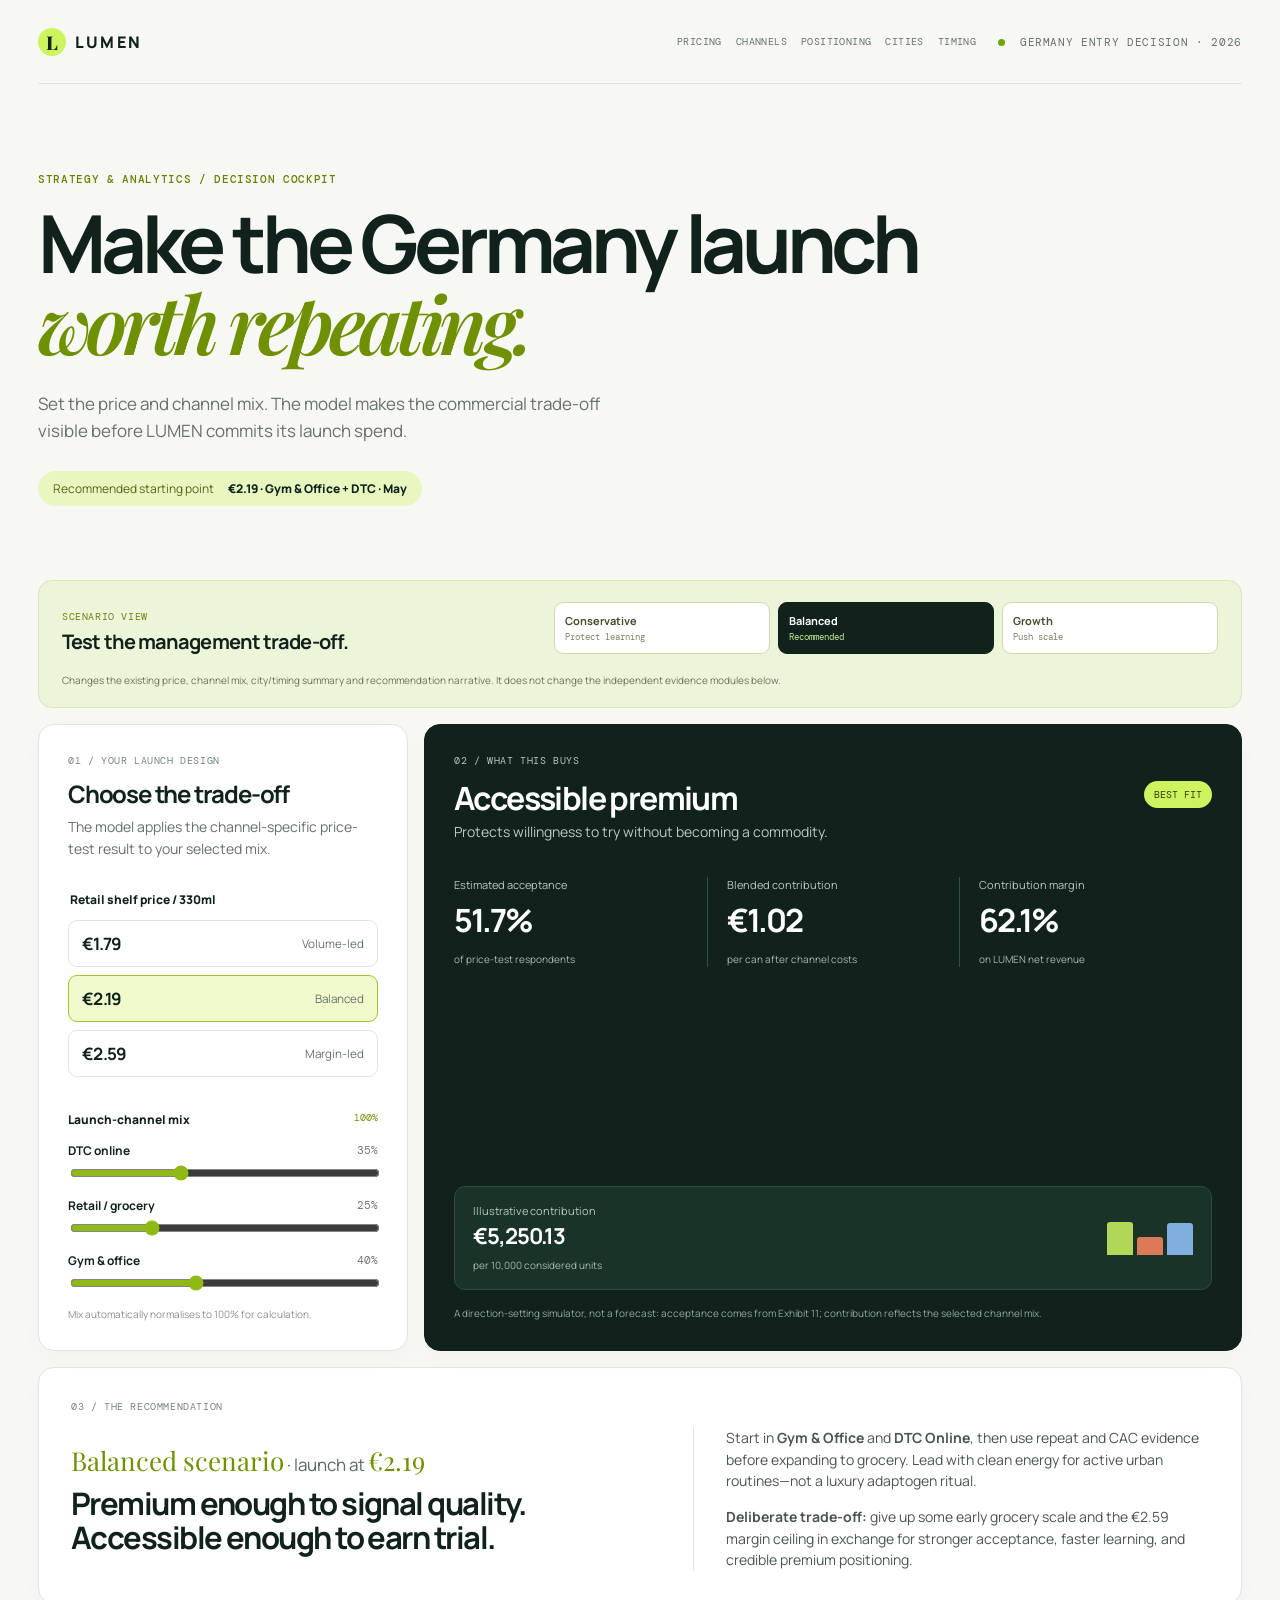
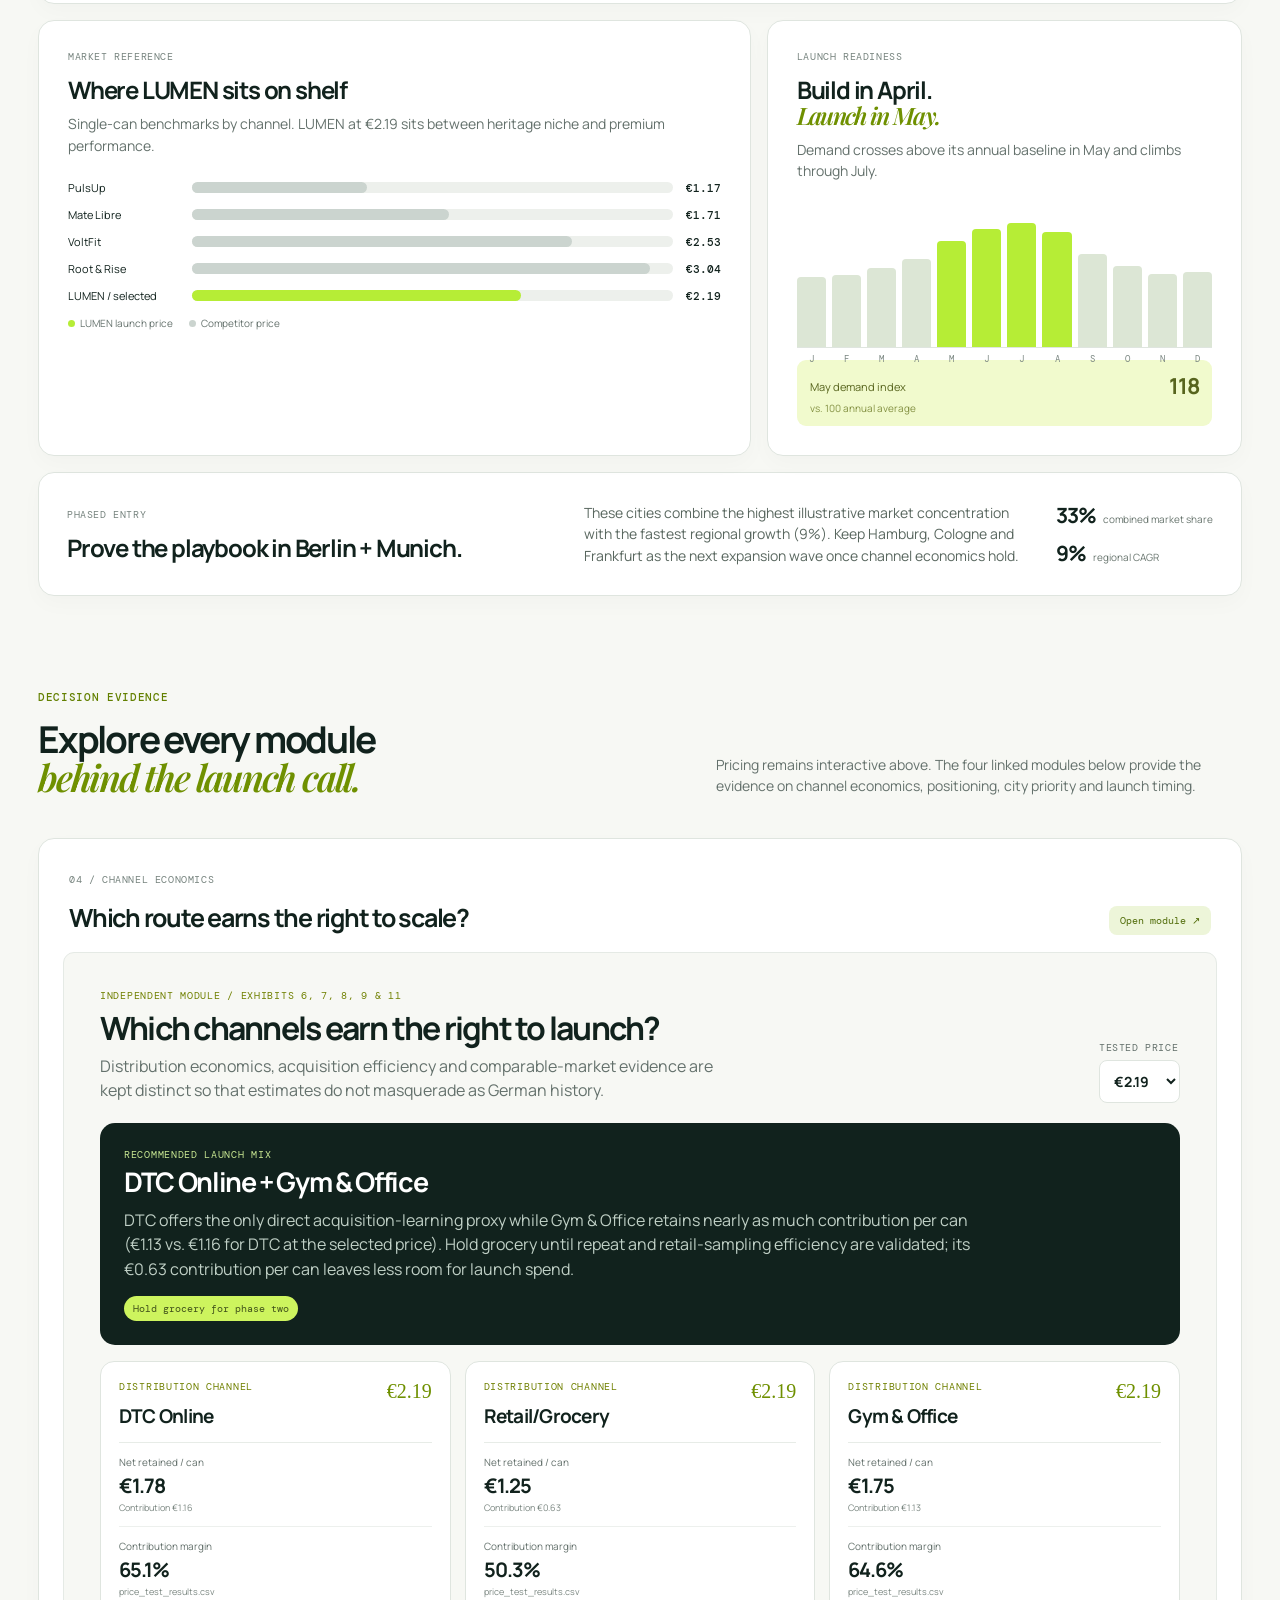
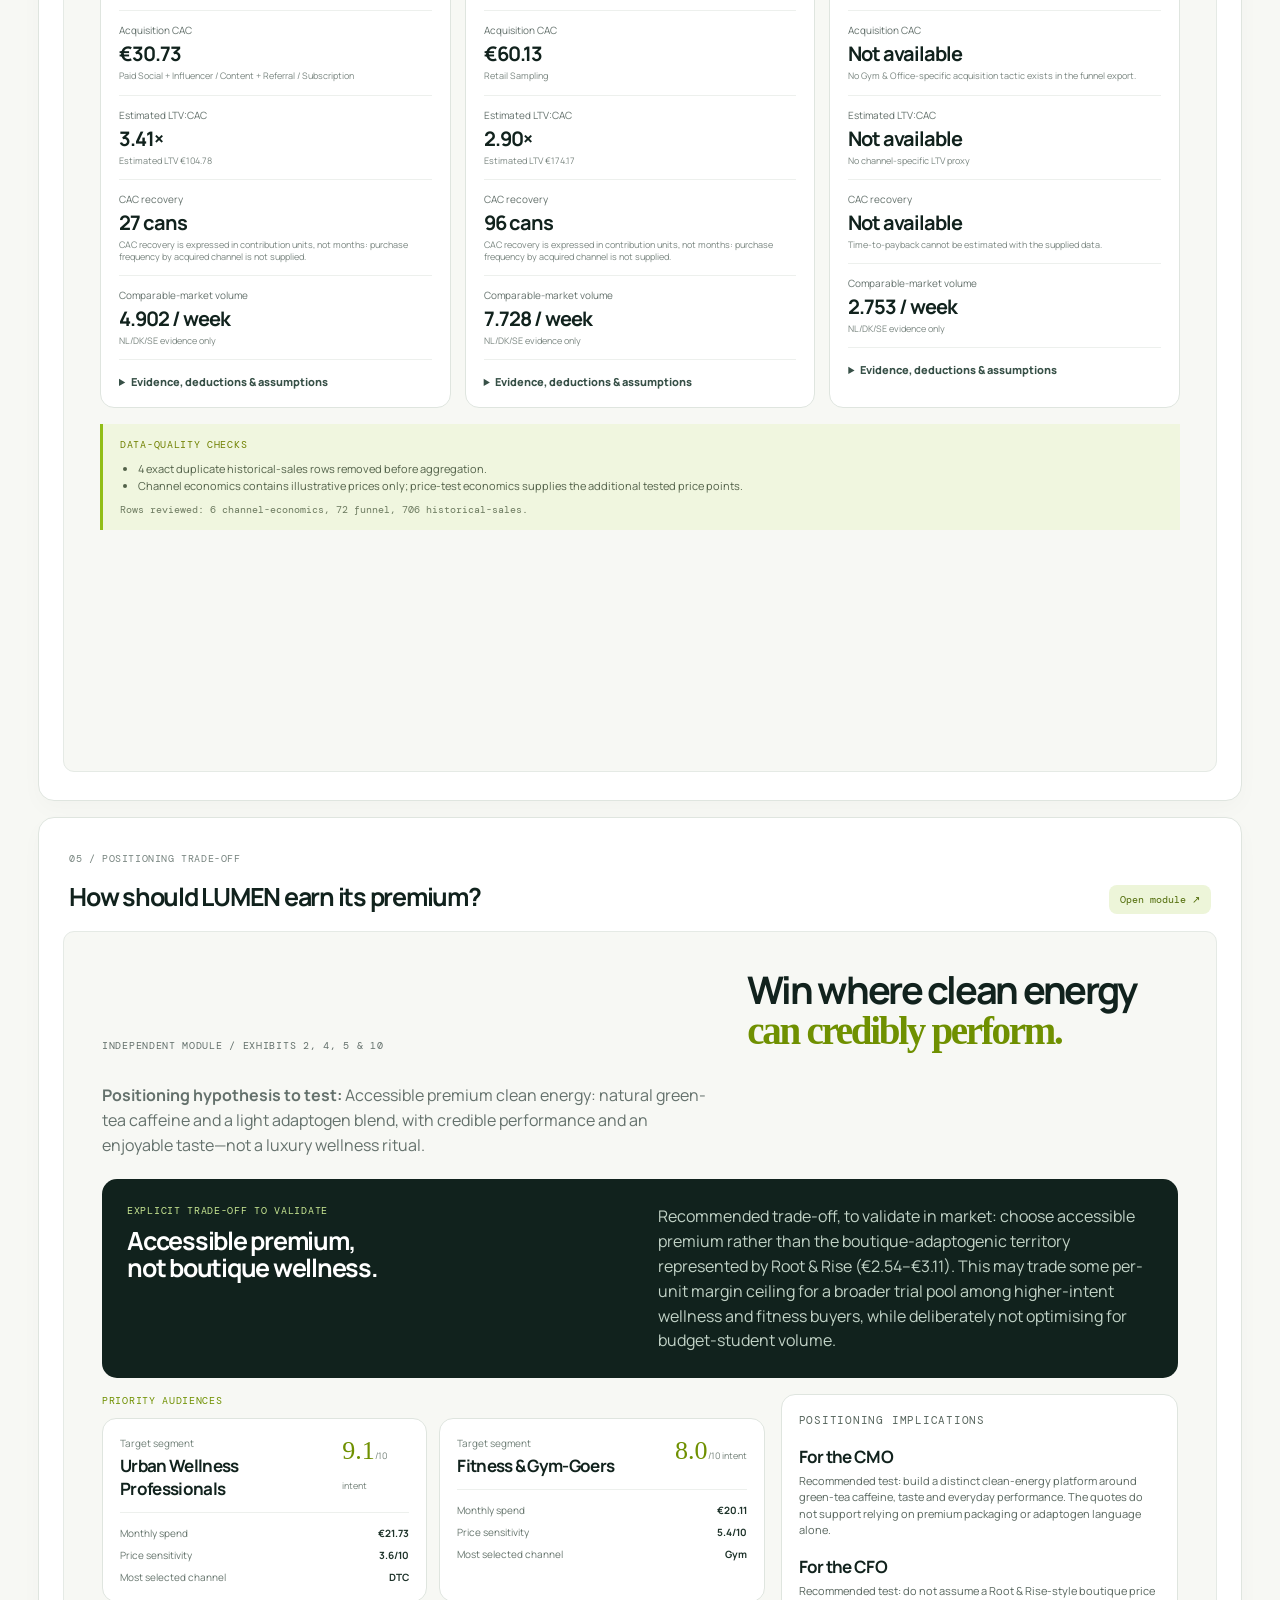
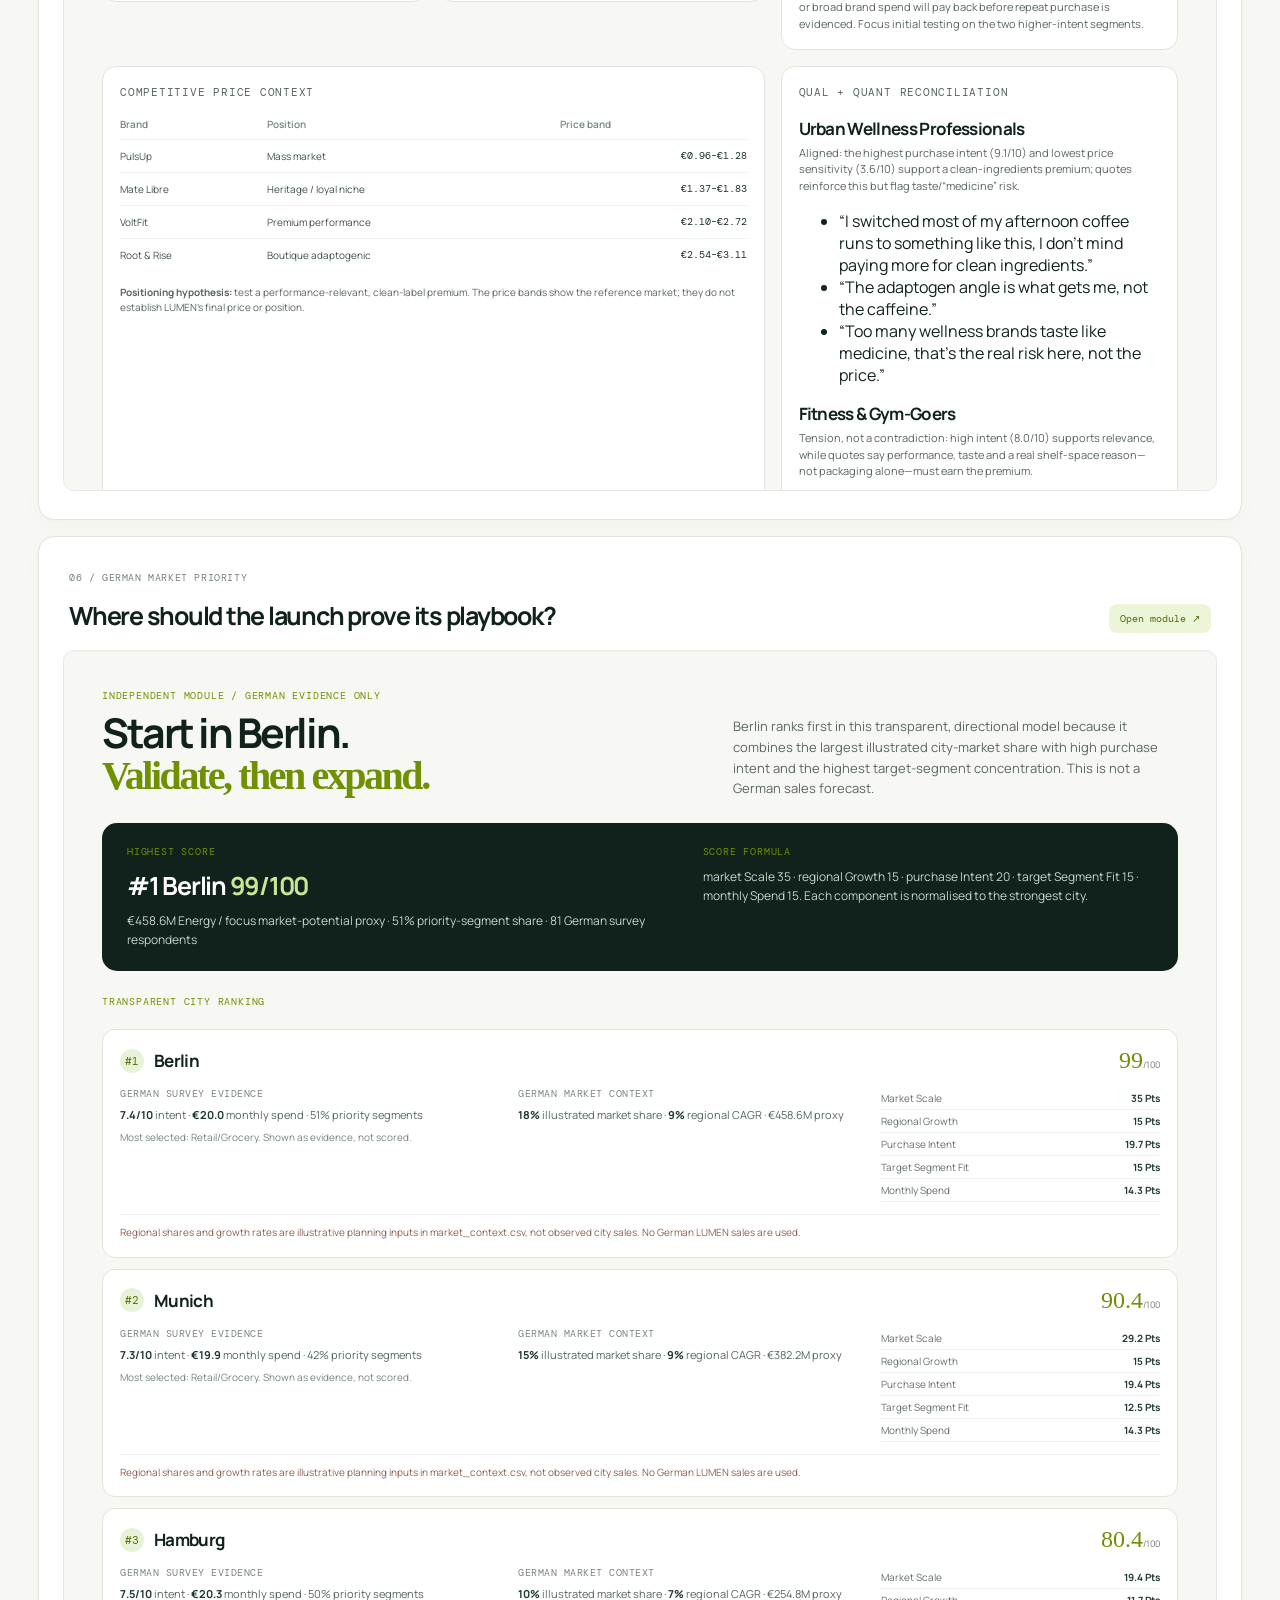
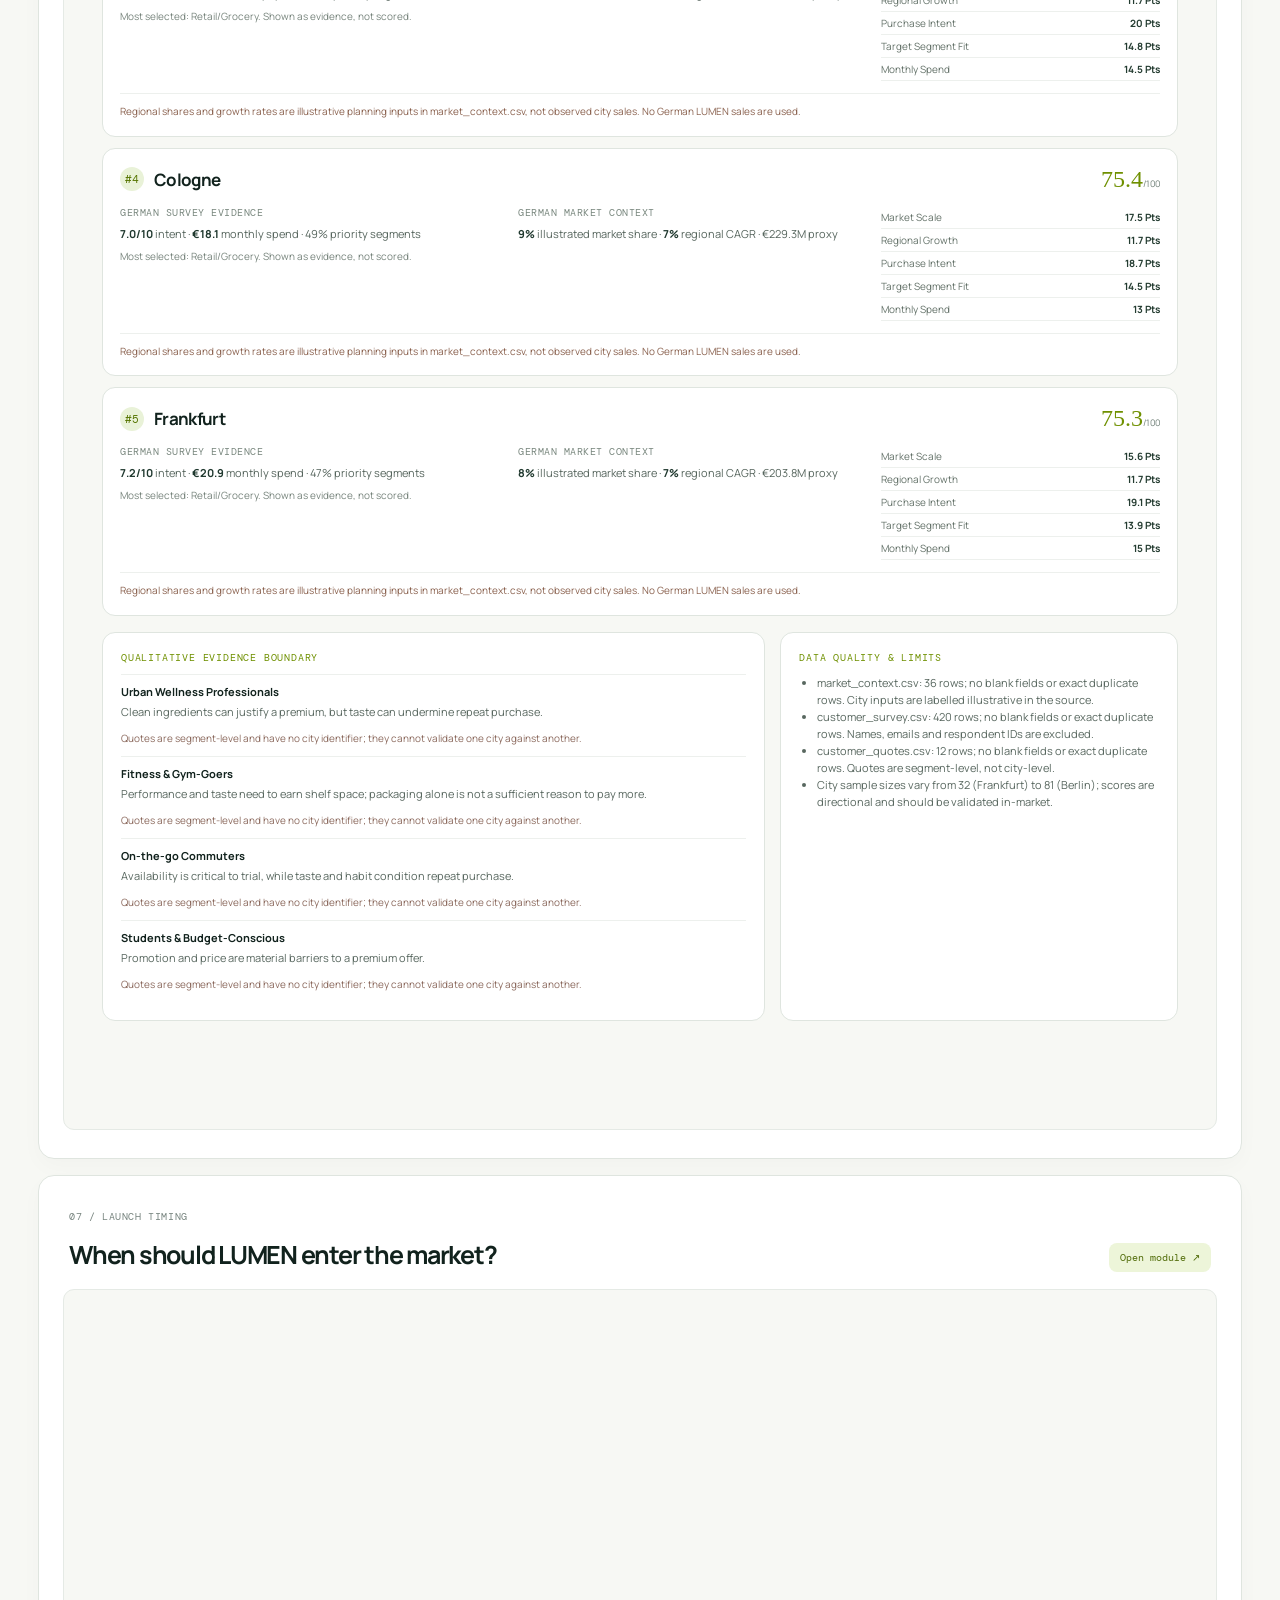
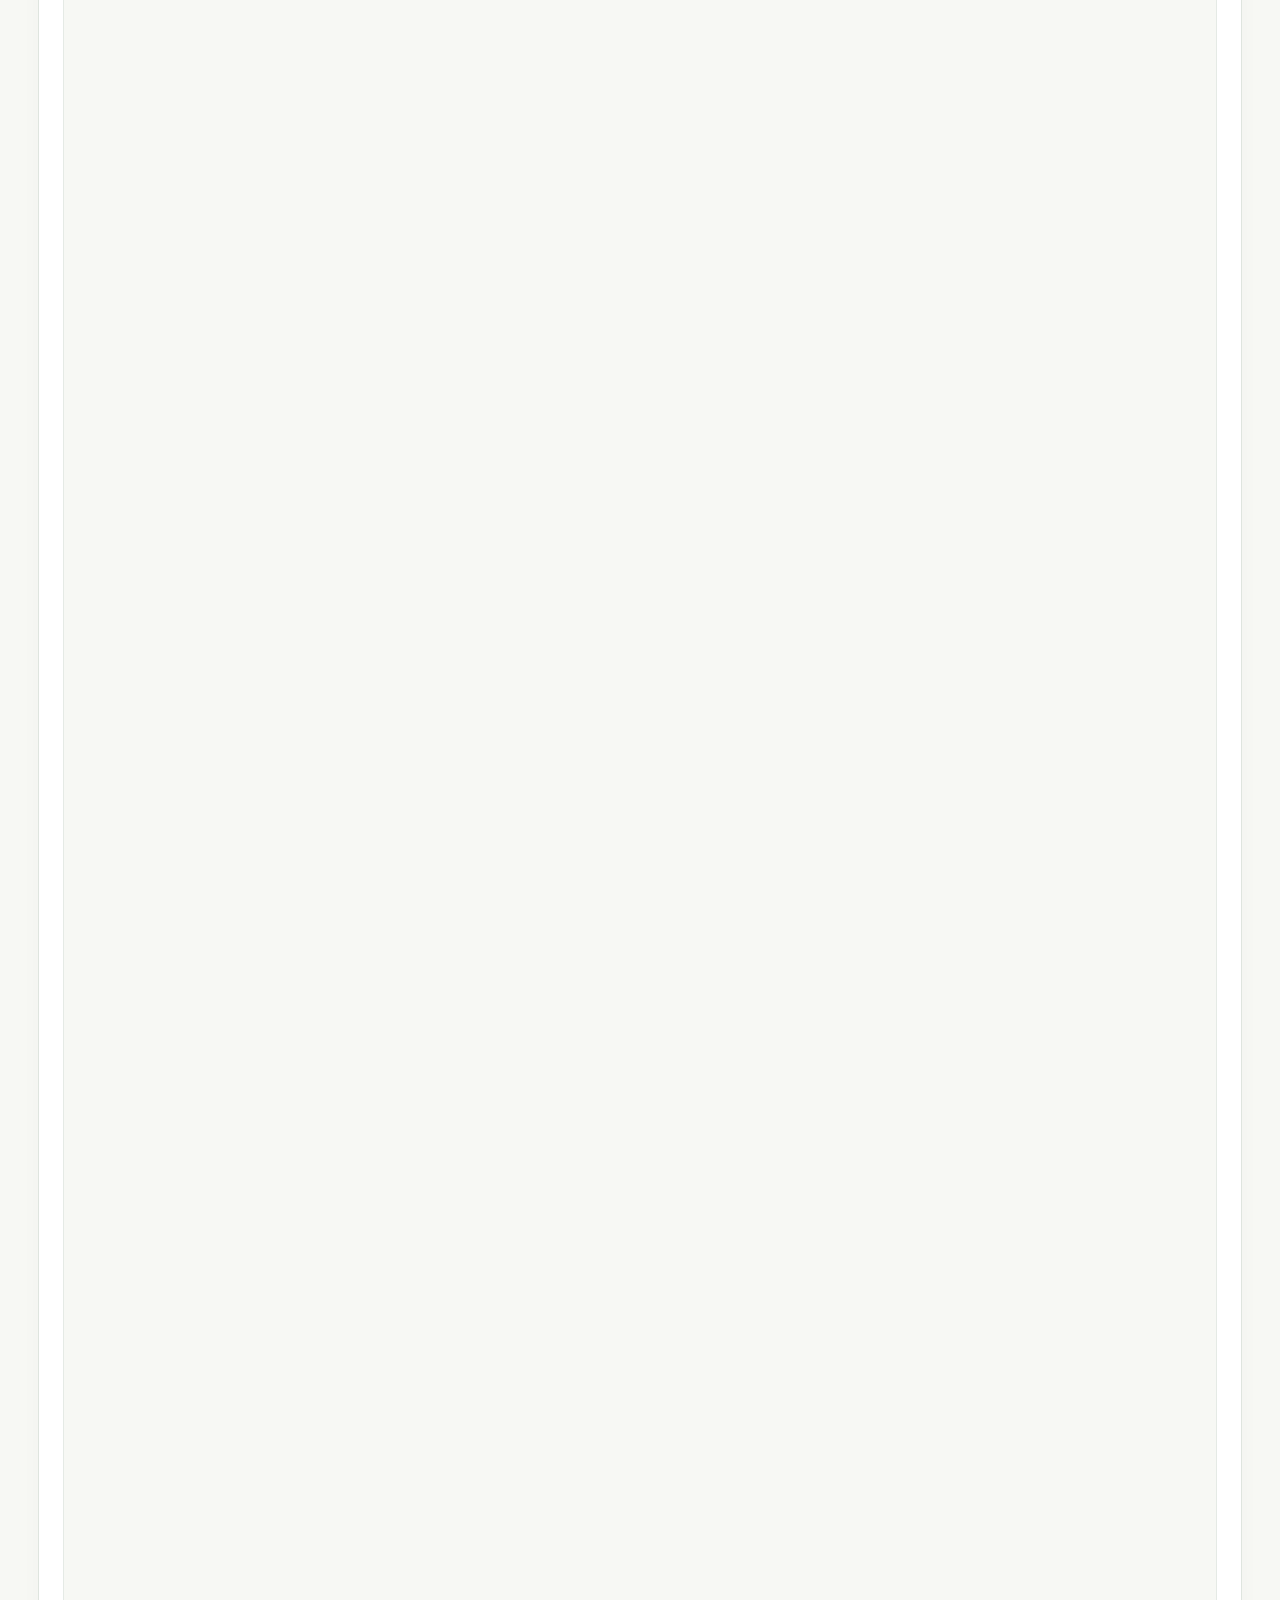
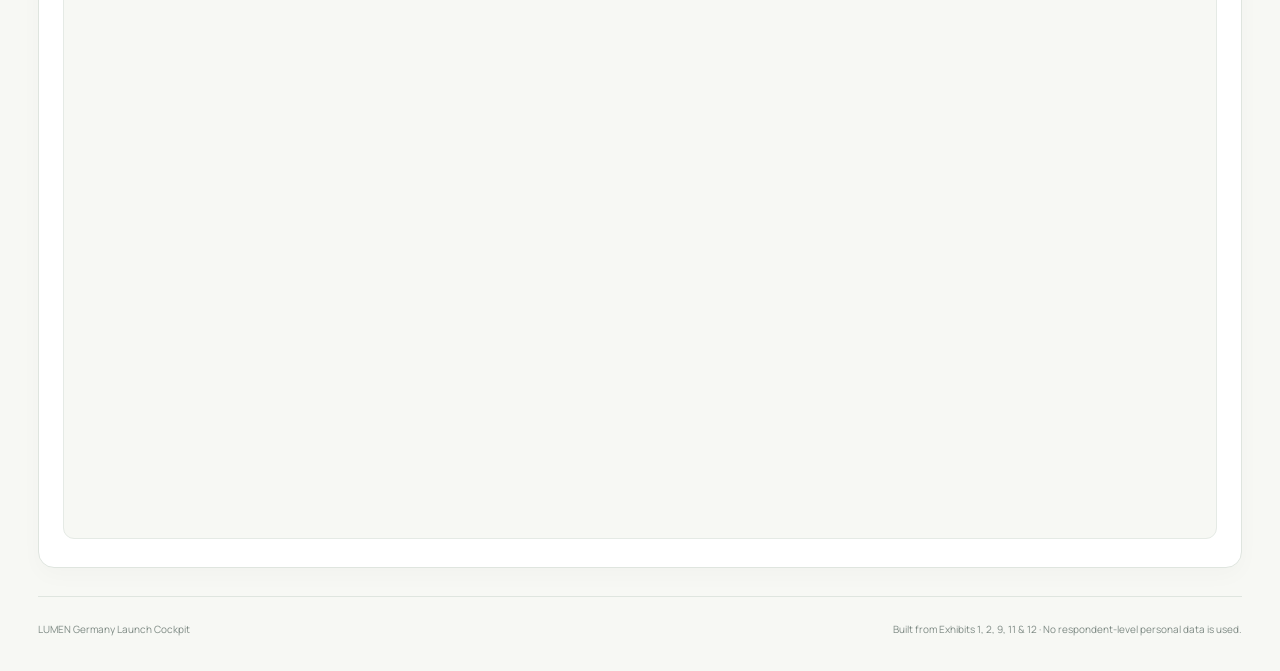
<file: index.html>
<!doctype html>
<html lang="en">
  <head>
    <meta charset="UTF-8" />
    <meta name="viewport" content="width=device-width, initial-scale=1.0" />
    <title>LUMEN — Germany Launch Cockpit</title>
    <link rel="preconnect" href="https://fonts.googleapis.com" />
    <link rel="preconnect" href="https://fonts.gstatic.com" crossorigin />
    <link href="https://fonts.googleapis.com/css2?family=DM+Mono:wght@400;500&family=Manrope:wght@400;500;600;700;800&family=Playfair+Display:ital,wght@0,600;0,700;1,600&display=swap" rel="stylesheet" />
    <link rel="stylesheet" href="styles.css" />
    <link rel="stylesheet" href="integration.css" />
    <link rel="stylesheet" href="scenario.css" />
  </head>
  <body>
    <main class="shell">
      <header class="topbar">
        <a class="brand" href="#top" aria-label="LUMEN launch cockpit home"><span class="brand-mark">L</span><span>LUMEN</span></a>
        <nav class="cockpit-nav" aria-label="Cockpit modules"><a href="#pricing">Pricing</a><a href="#channels">Channels</a><a href="#positioning">Positioning</a><a href="#market">Cities</a><a href="#launch-timing">Timing</a></nav>
        <div class="topbar-meta"><span class="pulse"></span> Germany entry decision · 2026</div>
      </header>

      <section class="hero" id="top">
        <p class="eyebrow">Strategy &amp; Analytics / Decision cockpit</p>
        <h1>Make the Germany launch<br /><em>worth repeating.</em></h1>
        <p class="hero-copy">Set the price and channel mix. The model makes the commercial trade-off visible before LUMEN commits its launch spend.</p>
        <div class="hero-tag"><span>Recommended starting point</span><strong id="hero-recommendation">€2.19 · Gym &amp; Office + DTC · May</strong></div>
      </section>

      <section class="scenario-switcher" aria-label="Launch scenarios">
        <div><p class="section-label">Scenario view</p><h2>Test the management trade-off.</h2></div>
        <div class="scenario-options" role="group" aria-label="Choose a scenario">
          <button type="button" data-scenario="conservative">Conservative <small>Protect learning</small></button>
          <button type="button" data-scenario="balanced" class="active">Balanced <small>Recommended</small></button>
          <button type="button" data-scenario="growth">Growth <small>Push scale</small></button>
        </div>
        <p class="scenario-note">Changes the existing price, channel mix, city/timing summary and recommendation narrative. It does not change the independent evidence modules below.</p>
      </section>

      <section class="decision-grid" id="pricing" aria-label="Launch decision model">
        <aside class="controls card">
          <div class="section-label">01 / Your launch design</div>
          <h2>Choose the trade-off</h2>
          <p class="quiet">The model applies the channel-specific price-test result to your selected mix.</p>

          <fieldset class="price-options">
            <legend>Retail shelf price / 330ml</legend>
            <label><input type="radio" name="price" value="1.79" /><span><b>€1.79</b><small>Volume-led</small></span></label>
            <label class="selected"><input type="radio" name="price" value="2.19" checked /><span><b>€2.19</b><small>Balanced</small></span></label>
            <label><input type="radio" name="price" value="2.59" /><span><b>€2.59</b><small>Margin-led</small></span></label>
          </fieldset>

          <div class="mix-head"><span>Launch-channel mix</span><span id="mix-total">100%</span></div>
          <label class="range-row"><span>DTC online</span><output id="dtc-out">35%</output><input id="dtc" type="range" min="0" max="100" value="35" /></label>
          <label class="range-row"><span>Retail / grocery</span><output id="retail-out">25%</output><input id="retail" type="range" min="0" max="100" value="25" /></label>
          <label class="range-row"><span>Gym &amp; office</span><output id="gym-out">40%</output><input id="gym" type="range" min="0" max="100" value="40" /></label>
          <p class="tiny">Mix automatically normalises to 100% for calculation.</p>
        </aside>

        <section class="outcome card">
          <div class="section-label">02 / What this buys</div>
          <div class="outcome-head"><div><h2 id="outcome-title">Accessible premium</h2><p id="outcome-subtitle">Protects willingness to try without becoming a commodity.</p></div><span class="score" id="score">BEST FIT</span></div>
          <div class="metrics">
            <article><span>Estimated acceptance</span><strong id="acceptance">51.7%</strong><small>of price-test respondents</small></article>
            <article><span>Blended contribution</span><strong id="contribution">€1.11</strong><small>per can after channel costs</small></article>
            <article><span>Contribution margin</span><strong id="margin">63.7%</strong><small>on LUMEN net revenue</small></article>
          </div>
          <div class="volume-card">
            <div><span>Illustrative contribution</span><strong id="scenario-value">€11,060</strong><small>per 10,000 considered units</small></div>
            <div class="bars" aria-label="Contribution by channel"><i id="bar-dtc"></i><i id="bar-retail"></i><i id="bar-gym"></i></div>
          </div>
          <p class="model-note">A direction-setting simulator, not a forecast: acceptance comes from Exhibit 11; contribution reflects the selected channel mix.</p>
        </section>
      </section>

      <section class="recommendation card">
        <div class="section-label">03 / The recommendation</div>
        <div class="recommendation-body">
          <div><p class="rec-kicker"><span id="scenario-choice">Balanced scenario</span> · launch at <span id="scenario-price">€2.19</span></p><h2 id="scenario-headline">Premium enough to signal quality.<br />Accessible enough to earn trial.</h2></div>
          <div class="rec-copy"><p id="scenario-copy">Start in <strong>Gym &amp; Office</strong> and <strong>DTC Online</strong>, then use repeat and CAC evidence before expanding to grocery. Lead with clean energy for active urban routines—not a luxury adaptogen ritual.</p><p id="scenario-tradeoff"><strong>Deliberate trade-off:</strong> we give up some early grocery scale and the €2.59 margin ceiling in exchange for materially stronger acceptance, faster learning, and more credible premium positioning.</p></div>
        </div>
      </section>

      <section class="insights-grid">
        <section class="card competitors">
          <div class="section-label">Market reference</div>
          <h2>Where LUMEN sits on shelf</h2>
          <p class="quiet">Single-can benchmarks by channel. LUMEN at €2.19 sits between heritage niche and premium performance.</p>
          <div id="competitor-chart" class="competitor-chart" aria-label="Competitor price benchmarks"></div>
          <div class="legend"><span><i class="dot lumen"></i>LUMEN launch price</span><span><i class="dot"></i>Competitor price</span></div>
        </section>
        <section class="card timing">
          <div class="section-label">Launch readiness</div>
          <h2 id="timing-heading">Build in April.<br /><em>Launch in May.</em></h2>
          <p class="quiet" id="timing-copy">Demand crosses above its annual baseline in May and climbs through July.</p>
          <div id="seasonality" class="seasonality" aria-label="Monthly demand seasonality"></div>
          <div class="timing-callout"><span id="timing-label">May demand index</span><strong id="may-index">118</strong><small>vs. 100 annual average</small></div>
        </section>
      </section>

      <section class="city card">
        <div><div class="section-label">Phased entry</div><h2 id="city-heading">Prove the playbook in Berlin + Munich.</h2></div>
        <p id="city-copy">These cities combine the highest illustrative market concentration with the fastest regional growth (9%). Keep Hamburg, Cologne and Frankfurt as the next expansion wave once channel economics hold.</p>
        <div class="city-stats"><span><b id="city-share">33%</b> combined market share</span><span><b id="city-growth">9%</b> regional CAGR</span></div>
      </section>

      <section class="module-intro" aria-labelledby="modules-title">
        <div><p class="eyebrow">Decision evidence</p><h2 id="modules-title">Explore every module<br /><em>behind the launch call.</em></h2></div>
        <p>Pricing remains interactive above. The four linked modules below provide the evidence on channel economics, positioning, city priority and launch timing.</p>
      </section>

      <section class="embedded-module" id="channels" aria-labelledby="channels-title">
        <header><div><p class="section-label">04 / Channel economics</p><h2 id="channels-title">Which route earns the right to scale?</h2></div><a href="components/channels/standalone.html" target="_blank" rel="noopener">Open module ↗</a></header>
        <iframe title="LUMEN channel economics module" src="components/channels/standalone.html" loading="lazy"></iframe>
      </section>

      <section class="embedded-module" id="positioning" aria-labelledby="positioning-title">
        <header><div><p class="section-label">05 / Positioning trade-off</p><h2 id="positioning-title">How should LUMEN earn its premium?</h2></div><a href="components/positioning/standalone.html" target="_blank" rel="noopener">Open module ↗</a></header>
        <iframe title="LUMEN positioning module" src="components/positioning/standalone.html" loading="lazy"></iframe>
      </section>

      <section class="embedded-module" id="market" aria-labelledby="market-title">
        <header><div><p class="section-label">06 / German market priority</p><h2 id="market-title">Where should the launch prove its playbook?</h2></div><a href="components/market/standalone.html" target="_blank" rel="noopener">Open module ↗</a></header>
        <iframe title="LUMEN German market prioritisation module" src="components/market/standalone.html" loading="lazy"></iframe>
      </section>

      <section class="embedded-module" id="launch-timing" aria-labelledby="launch-timing-title">
        <header><div><p class="section-label">07 / Launch timing</p><h2 id="launch-timing-title">When should LUMEN enter the market?</h2></div><a href="components/timing/standalone.html" target="_blank" rel="noopener">Open module ↗</a></header>
        <iframe title="LUMEN launch timing module" src="components/timing/standalone.html" loading="lazy"></iframe>
      </section>

      <footer><span>LUMEN Germany Launch Cockpit</span><span>Built from Exhibits 1, 2, 9, 11 &amp; 12 · No respondent-level personal data is used.</span></footer>
    </main>
    <script src="app.js"></script>
  </body>
</html>
</file>
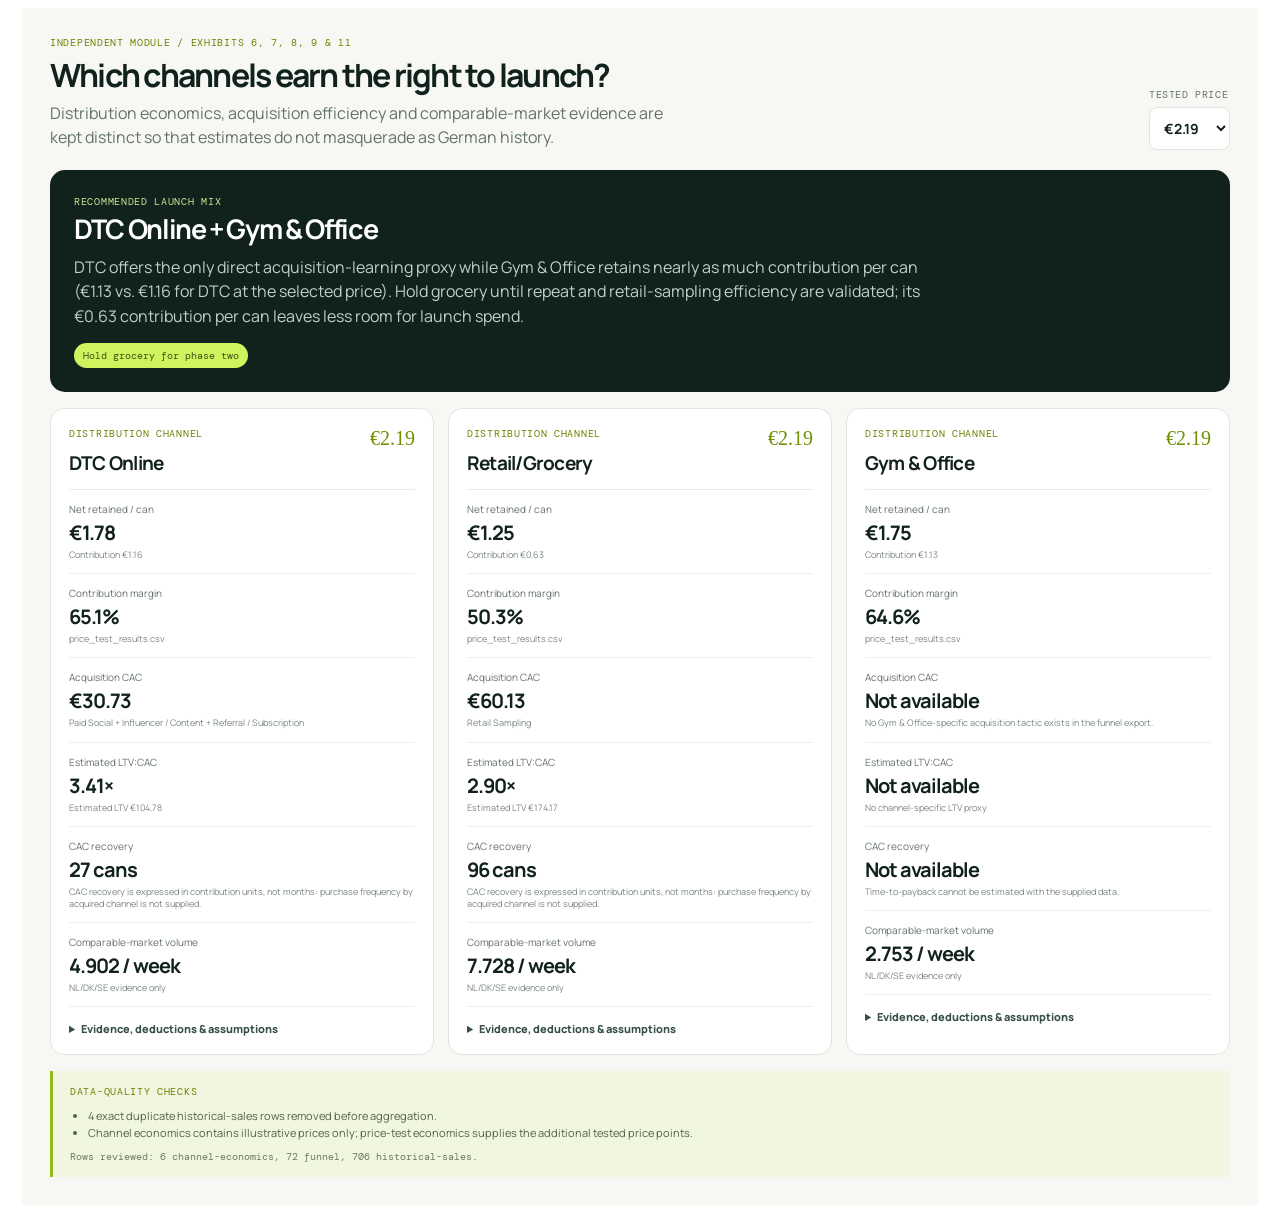
<file: components/channels/standalone.html>
<!doctype html>
<html lang="en"><head><meta charset="UTF-8" /><meta name="viewport" content="width=device-width, initial-scale=1.0" /><title>LUMEN — Channel Economics module</title><link rel="preconnect" href="https://fonts.googleapis.com" /><link rel="preconnect" href="https://fonts.gstatic.com" crossorigin /><link href="https://fonts.googleapis.com/css2?family=DM+Mono:wght@400;500&family=Manrope:wght@400;500;600;700;800&display=swap" rel="stylesheet" /><link rel="stylesheet" href="ChannelEconomicsModule.css" /></head><body><main id="channel-economics-root"></main><script type="module">import { loadChannelModuleData } from '../../lib/channels/channelEconomics.js'; import { renderChannelEconomicsModule } from './ChannelEconomicsModule.js'; const root = document.querySelector('#channel-economics-root'); root.textContent = 'Loading channel economics…'; loadChannelModuleData('../..').then((data) => renderChannelEconomicsModule(root, data)).catch((error) => { root.innerHTML = `<p style="padding:24px;font-family:Arial">Unable to load module data: ${error.message}. Serve the repository root with a local web server.</p>`; });</script></body></html>
</file>
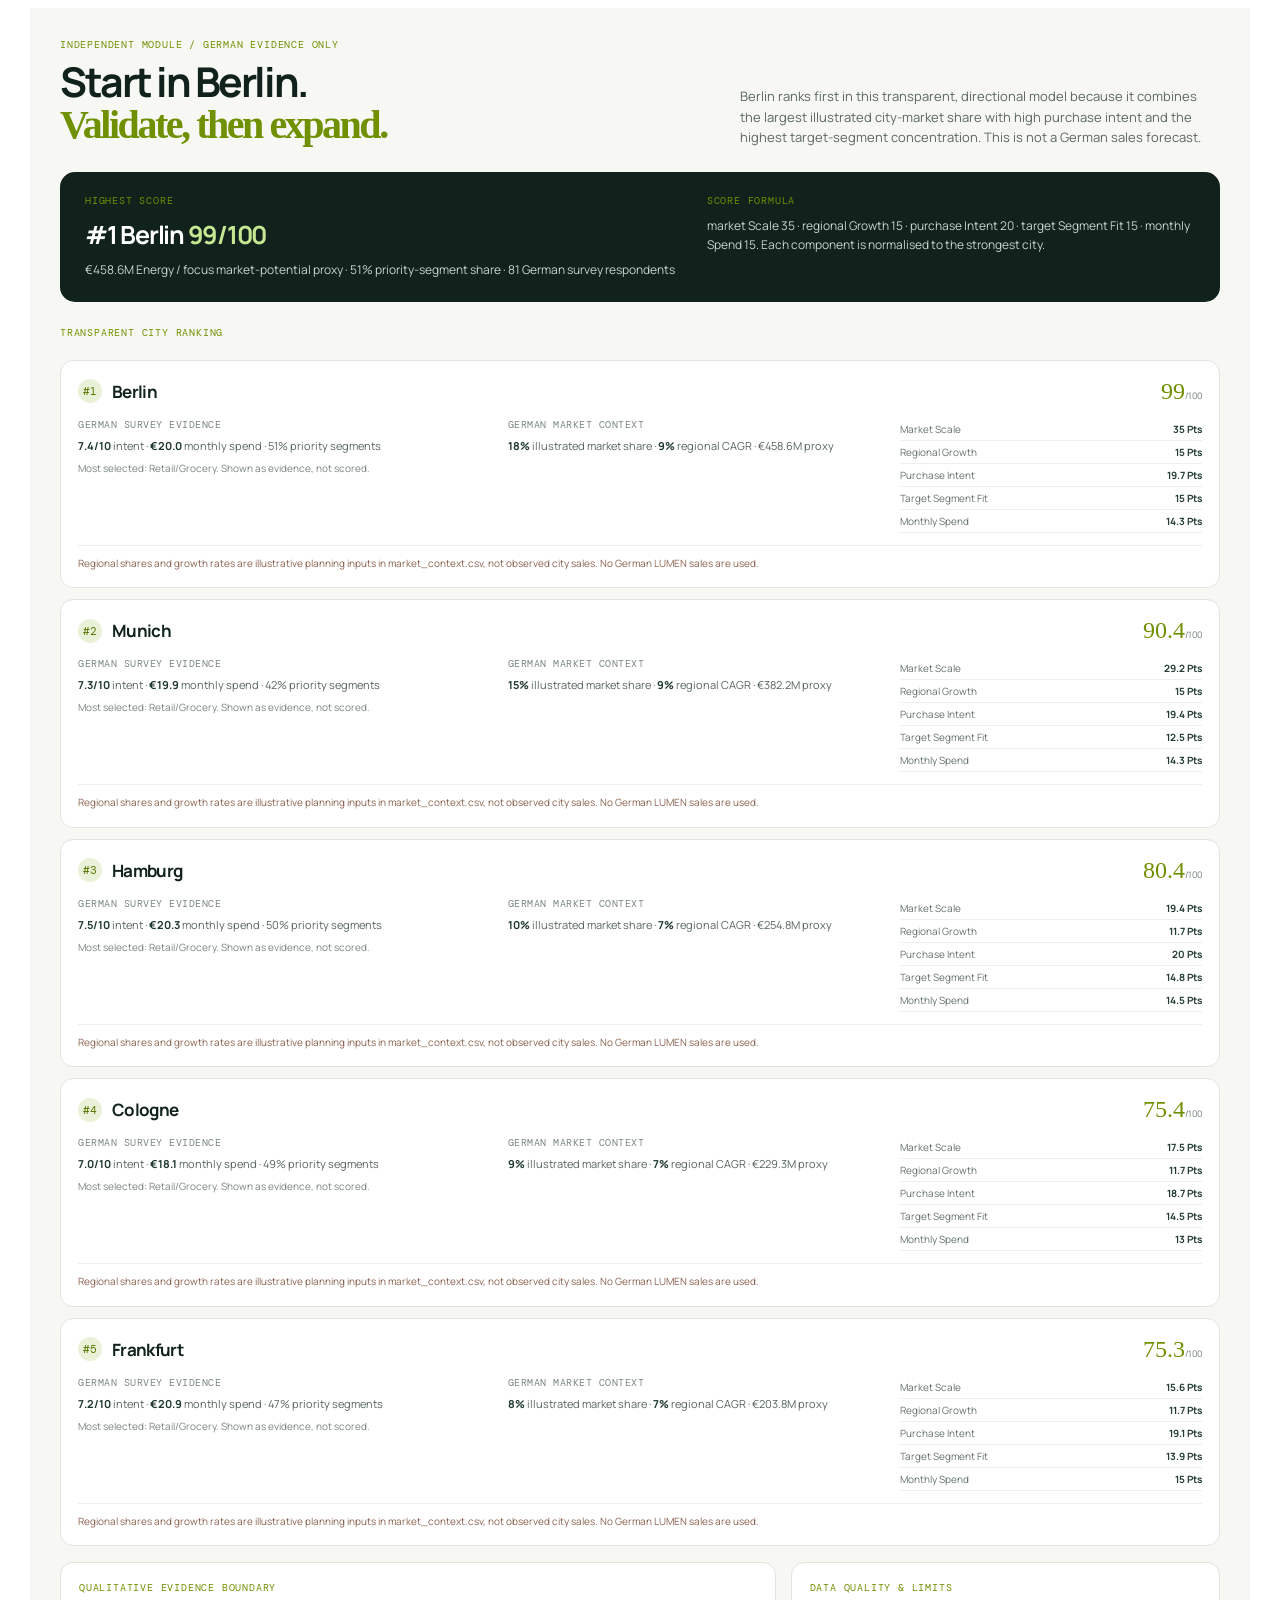
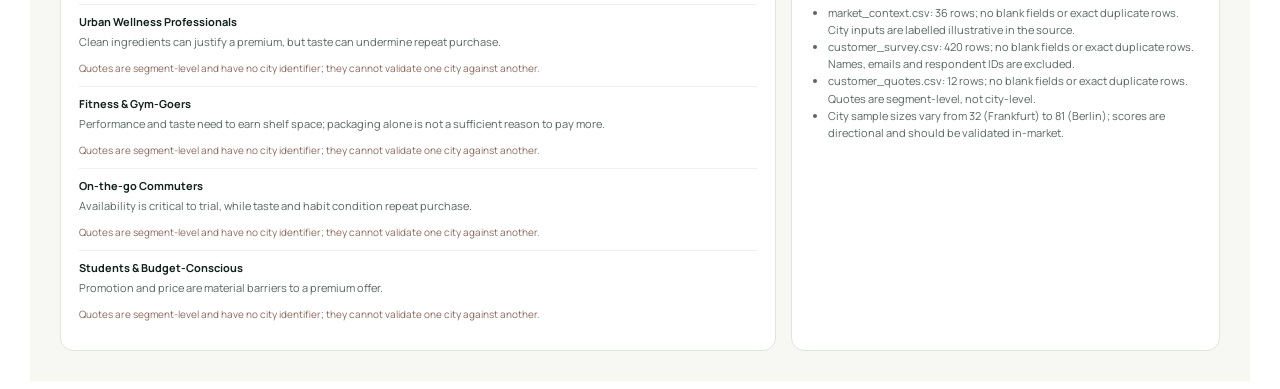
<file: components/market/standalone.html>
<!doctype html><html lang="en"><head><meta charset="UTF-8" /><meta name="viewport" content="width=device-width, initial-scale=1.0" /><title>LUMEN — German market prioritisation</title><link rel="preconnect" href="https://fonts.googleapis.com" /><link rel="preconnect" href="https://fonts.gstatic.com" crossorigin /><link href="https://fonts.googleapis.com/css2?family=DM+Mono:wght@400;500&family=Manrope:wght@400;500;600;700;800&display=swap" rel="stylesheet" /><link rel="stylesheet" href="GermanMarketModule.css" /></head><body><main id="market-root"></main><script type="module">import { renderGermanMarketModule } from './GermanMarketModule.js'; renderGermanMarketModule(document.querySelector('#market-root'));</script></body></html>
</file>
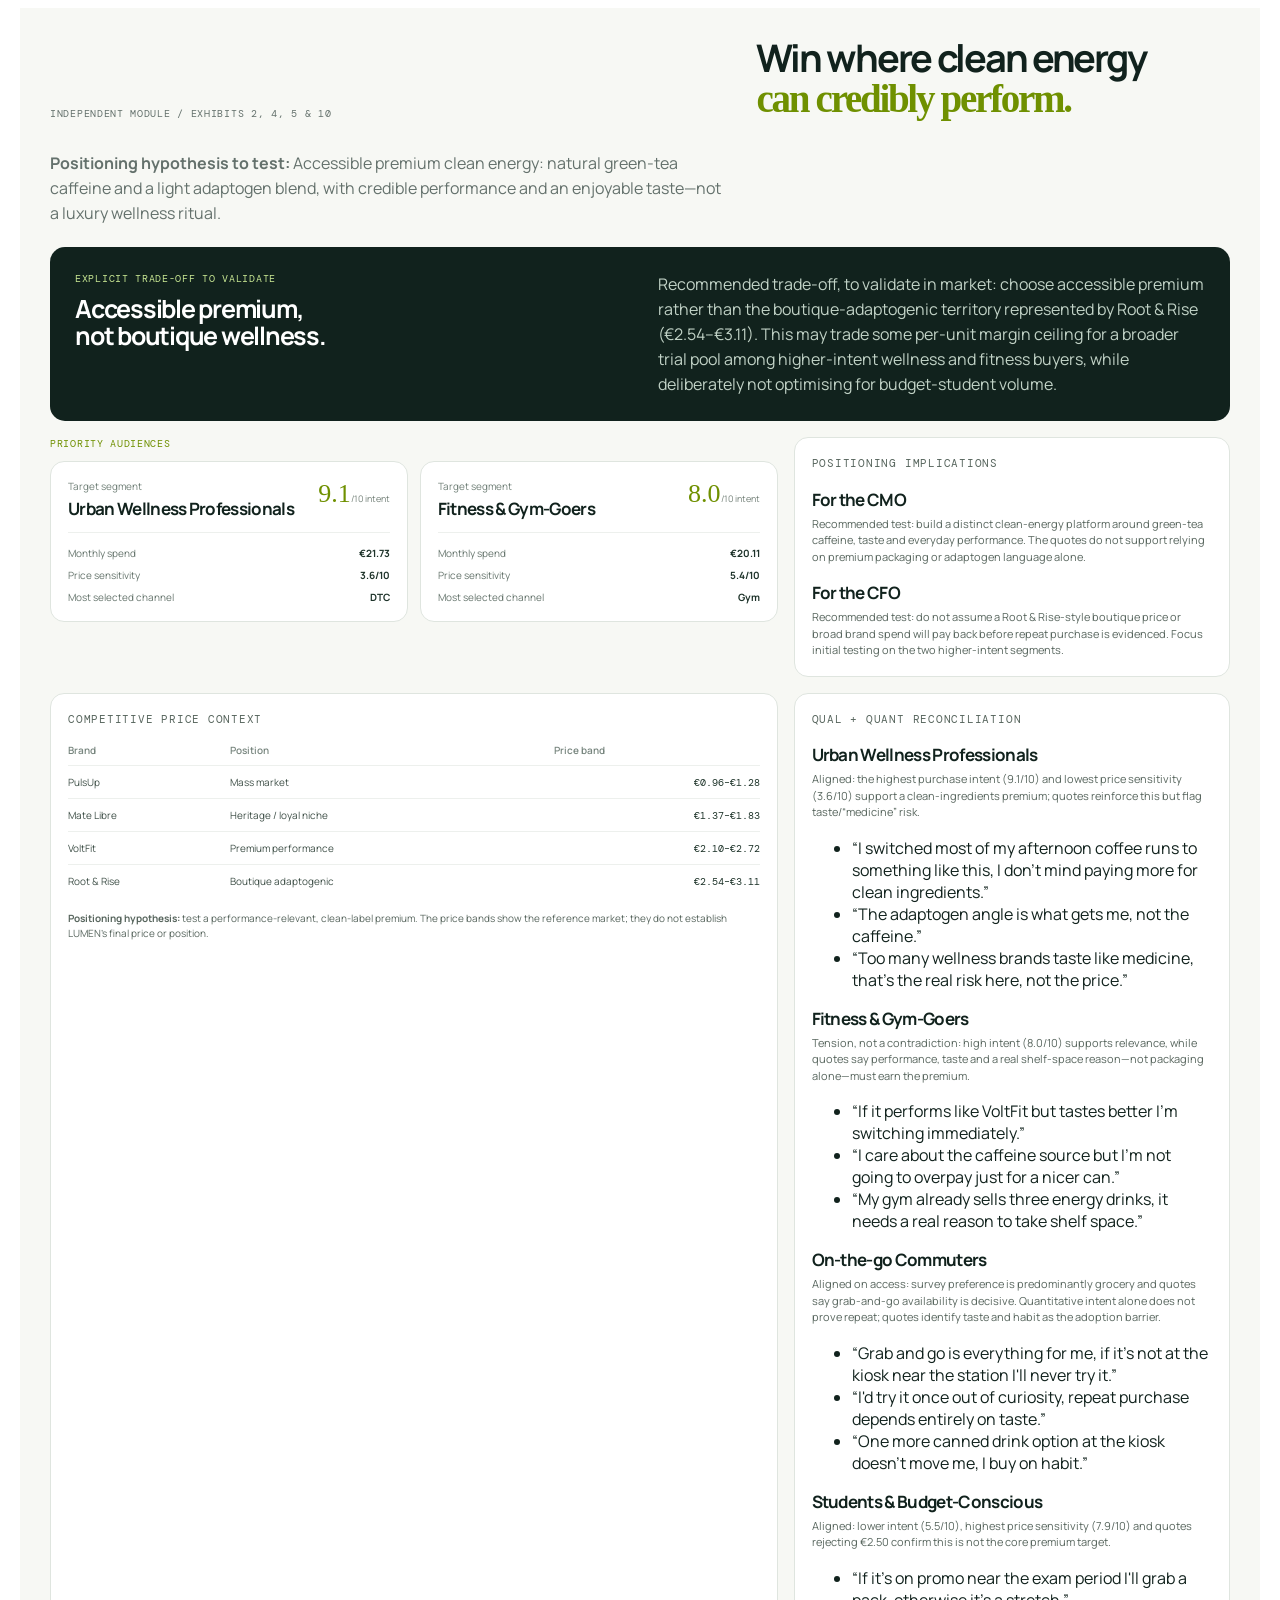
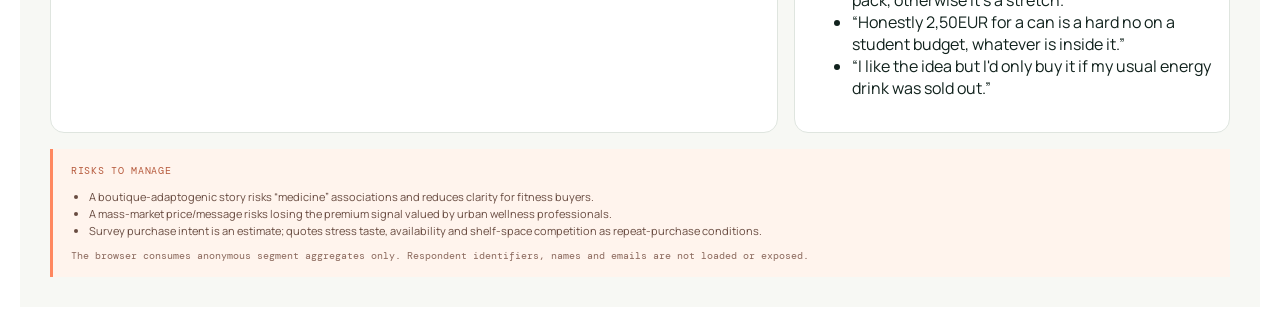
<file: components/positioning/standalone.html>
<!doctype html><html lang="en"><head><meta charset="UTF-8" /><meta name="viewport" content="width=device-width, initial-scale=1.0" /><title>LUMEN — Positioning module</title><link rel="preconnect" href="https://fonts.googleapis.com" /><link rel="preconnect" href="https://fonts.gstatic.com" crossorigin /><link href="https://fonts.googleapis.com/css2?family=DM+Mono:wght@400;500&family=Manrope:wght@400;500;600;700;800&display=swap" rel="stylesheet" /><link rel="stylesheet" href="PositioningModule.css" /></head><body><main id="positioning-root"></main><script type="module">import { loadPositioningData } from '../../lib/positioning/positioningFramework.js'; import { renderPositioningModule } from './PositioningModule.js'; const root=document.querySelector('#positioning-root'); root.textContent='Loading positioning evidence…'; loadPositioningData('../..').then((data)=>renderPositioningModule(root,data)).catch((error)=>{root.innerHTML=`<p style="padding:24px;font-family:Arial">Unable to load module data: ${error.message}. Serve the repository root with a local web server.</p>`;});</script></body></html>
</file>
<file: styles.css>
:root{--ink:#11221d;--muted:#64716c;--line:#dfe5df;--paper:#f7f8f4;--white:#fff;--acid:#cdf45e;--lime:#b6ed36;--orange:#ff875f;--sand:#e9e4d9;--mono:'DM Mono',monospace;--sans:'Manrope',sans-serif;--serif:'Playfair Display',serif}*{box-sizing:border-box}body{margin:0;background:var(--paper);color:var(--ink);font-family:var(--sans);font-size:14px}.shell{max-width:1260px;margin:auto;padding:0 28px}.topbar{height:84px;display:flex;align-items:center;justify-content:space-between;border-bottom:1px solid var(--line)}.brand{display:flex;gap:9px;align-items:center;color:var(--ink);font-weight:800;letter-spacing:.14em;font-size:16px;text-decoration:none}.brand-mark{width:28px;height:28px;border-radius:50%;background:var(--acid);display:grid;place-items:center;font-family:var(--serif);font-size:19px;letter-spacing:0}.topbar-meta,.eyebrow,.section-label{font:11px var(--mono);letter-spacing:.06em;text-transform:uppercase}.topbar-meta{color:var(--muted)}.pulse{display:inline-block;width:7px;height:7px;background:#6ca800;border-radius:50%;margin-right:7px}.hero{padding:88px 0 58px;max-width:950px}.eyebrow{color:#638000;margin:0 0 17px;font-weight:500}.hero h1{font-size:clamp(43px,6.7vw,80px);line-height:.99;letter-spacing:-.065em;margin:0;max-width:880px}.hero h1 em,.timing h2 em{font-family:var(--serif);font-weight:600;color:#6f9000;letter-spacing:-.07em}.hero-copy{font-size:17px;line-height:1.55;color:var(--muted);max-width:600px;margin:27px 0}.hero-tag{display:inline-flex;gap:14px;align-items:center;background:#e8f6bf;border-radius:99px;padding:9px 15px;color:#54651e;font-size:12px}.hero-tag strong{color:var(--ink);font-weight:800}.card{background:var(--white);border:1px solid var(--line);border-radius:16px;box-shadow:0 8px 22px rgba(27,48,35,.025)}.decision-grid{display:grid;grid-template-columns:370px 1fr;gap:16px}.controls,.outcome{padding:29px}.section-label{color:#77847f;font-size:10px;margin-bottom:14px}.card h2{font-size:24px;letter-spacing:-.05em;line-height:1.08;margin:0 0 10px}.quiet{line-height:1.55;color:var(--muted);margin:0}.price-options{border:0;padding:0;margin:31px 0 26px}.price-options legend,.mix-head{font-size:12px;font-weight:800;margin-bottom:12px}.price-options label{position:relative;display:block;margin-bottom:8px}.price-options input{position:absolute;opacity:0}.price-options span{display:flex;justify-content:space-between;align-items:center;border:1px solid var(--line);border-radius:9px;padding:11px 13px;cursor:pointer;transition:.2s}.price-options input:checked+span{background:#f1facd;border-color:#9ac925}.price-options b{font-size:17px;letter-spacing:-.04em}.price-options small{color:var(--muted)}.mix-head{display:flex;justify-content:space-between;margin-bottom:4px}.mix-head span:last-child{font:10px var(--mono);color:#6f9000}.range-row{display:grid;grid-template-columns:1fr auto;gap:4px 12px;align-items:center;margin-top:14px;font-size:12px;font-weight:700}.range-row output{font:11px var(--mono);color:#6e7a75}.range-row input{grid-column:1/3;width:100%;accent-color:#8fba16}.tiny{font-size:10px;color:#87918d;margin:14px 0 0}.outcome{background:var(--ink);color:#fff;border-color:var(--ink);display:flex;flex-direction:column}.outcome .section-label{color:#b6c6bb}.outcome-head{display:flex;justify-content:space-between;gap:20px}.outcome h2{font-size:32px;margin-bottom:7px}.outcome-head p{color:#b8c9be;line-height:1.45;margin:0}.score{height:max-content;background:var(--acid);border-radius:20px;padding:7px 10px;color:#30400d;font:10px var(--mono);white-space:nowrap}.metrics{display:grid;grid-template-columns:repeat(3,1fr);margin:35px 0 20px}.metrics article{padding:0 19px;border-left:1px solid #365047}.metrics article:first-child{padding-left:0;border:0}.metrics span,.volume-card span{color:#b8c9be;font-size:11px;display:block}.metrics strong{font-size:32px;display:block;letter-spacing:-.06em;margin:6px 0}.metrics small,.volume-card small{font-size:10px;color:#a7b9ae}.volume-card{margin-top:auto;background:#193329;border:1px solid #2d4a3e;border-radius:11px;padding:16px 18px;display:flex;justify-content:space-between;align-items:center}.volume-card strong{display:block;font-size:22px;letter-spacing:-.05em;margin:3px 0}.bars{height:33px;display:flex;align-items:end;gap:4px}.bars i{width:26px;display:block;border-radius:3px 3px 0 0;background:var(--acid);opacity:.85}.bars i:nth-child(2){background:var(--orange)}.bars i:nth-child(3){background:#93c5fd}.model-note{color:#93a69b;font-size:10px;line-height:1.45;margin:16px 0 0}.recommendation{padding:32px;margin:16px 0}.recommendation-body{display:grid;grid-template-columns:1.1fr 1fr;gap:55px;align-items:center}.rec-kicker{font-size:17px;margin:0 0 9px;color:#5b6962}.rec-kicker span{font-family:var(--serif);font-size:26px;color:#6e9200}.recommendation h2{font-size:31px;margin:0}.rec-copy{border-left:1px solid var(--line);padding-left:32px;color:#48564f;line-height:1.55}.rec-copy p{margin:0 0 14px}.rec-copy p:last-child{margin:0}.insights-grid{display:grid;grid-template-columns:1.2fr .8fr;gap:16px}.competitors,.timing{padding:29px}.competitor-chart{margin:24px 0 13px;display:grid;gap:12px}.comp-row{display:grid;grid-template-columns:115px 1fr 39px;gap:9px;align-items:center;font-size:11px}.comp-row .track{height:11px;background:#edf0ec;border-radius:6px;overflow:visible}.comp-row .fill{height:100%;background:#cbd4cf;border-radius:6px;position:relative}.comp-row.lumen-row .fill{background:var(--lime)}.comp-row b{font:11px var(--mono);font-weight:500;text-align:right}.legend{display:flex;gap:16px;color:var(--muted);font-size:10px}.dot{display:inline-block;width:7px;height:7px;border-radius:50%;background:#cbd4cf;margin-right:5px}.dot.lumen{background:var(--lime)}.seasonality{height:145px;display:flex;gap:6px;align-items:end;border-bottom:1px solid var(--line);padding:14px 0 0;margin:21px 0 12px}.month-bar{position:relative;flex:1;min-width:10px;border-radius:4px 4px 0 0;background:#dce6d5}.month-bar.hot{background:var(--lime)}.month-bar span{position:absolute;bottom:-18px;font:9px var(--mono);color:#7b8782;left:50%;transform:translateX(-50%)}.timing-callout{background:#f1facd;border-radius:9px;padding:11px 13px;display:grid;grid-template-columns:1fr auto;align-items:center;color:#57641d}.timing-callout span{font-size:11px}.timing-callout strong{font-size:22px;letter-spacing:-.05em}.timing-callout small{grid-column:1/3;font-size:10px;color:#839042}.city{margin:16px 0;padding:28px;display:grid;grid-template-columns:1.1fr 1fr auto;gap:30px;align-items:center}.city h2{margin:0}.city p{color:#59675f;line-height:1.55;margin:0}.city-stats{display:grid;gap:10px;font-size:10px;color:#68756e;white-space:nowrap}.city-stats b{color:var(--ink);font-size:21px;letter-spacing:-.05em;margin-right:5px}footer{border-top:1px solid var(--line);padding:25px 0 35px;color:#7e8a84;font-size:10px;display:flex;justify-content:space-between;margin-top:28px}@media(max-width:800px){.shell{padding:0 16px}.topbar-meta{display:none}.hero{padding:56px 0 40px}.decision-grid,.recommendation-body,.insights-grid,.city{grid-template-columns:1fr}.metrics{gap:10px}.metrics strong{font-size:25px}.rec-copy{border-left:0;border-top:1px solid var(--line);padding:20px 0 0}.city{gap:18px}.city-stats{grid-template-columns:1fr 1fr}footer{display:block;line-height:1.8}.outcome-head{display:block}.score{display:inline-block;margin-top:14px}}
</file>
<file: integration.css>
.cockpit-nav{display:flex;gap:14px;margin-left:auto;margin-right:22px}.cockpit-nav a{font:10px var(--mono);text-transform:uppercase;letter-spacing:.04em;color:#65736b;text-decoration:none}.cockpit-nav a:hover{color:#6f9000}.module-intro{display:grid;grid-template-columns:1.1fr .9fr;gap:36px;align-items:end;padding:78px 0 25px}.module-intro h2{margin:0;font-size:37px;line-height:1;letter-spacing:-.06em}.module-intro h2 em{font-family:var(--serif);font-weight:600;color:#6f9000}.module-intro>p{margin:0;color:var(--muted);line-height:1.55}.embedded-module{margin:16px 0;padding:24px;background:var(--white);border:1px solid var(--line);border-radius:16px;box-shadow:0 8px 22px rgba(27,48,35,.025)}.embedded-module>header{display:flex;align-items:end;justify-content:space-between;gap:22px;padding:0 6px 17px}.embedded-module h2{margin:0;font-size:25px;letter-spacing:-.05em}.embedded-module a{padding:8px 11px;border-radius:8px;background:#edf5d9;color:#506b08;text-decoration:none;font:10px var(--mono);white-space:nowrap}.embedded-module iframe{width:100%;height:1160px;border:1px solid #e5eae5;border-radius:11px;background:#f7f8f4}.embedded-module#channels iframe{height:1420px}.embedded-module#market iframe{height:2080px}.embedded-module#launch-timing iframe{height:2450px}@media(max-width:800px){.cockpit-nav{display:none}.module-intro{grid-template-columns:1fr;padding-top:54px;gap:15px}.module-intro h2{font-size:32px}.embedded-module{padding:15px}.embedded-module>header{align-items:flex-start;flex-direction:column;gap:12px}.embedded-module iframe{height:1320px}.embedded-module#channels iframe{height:1640px}.embedded-module#market iframe{height:2650px}.embedded-module#launch-timing iframe{height:3300px}}
</file>
<file: scenario.css>
.scenario-switcher{display:grid;grid-template-columns:1fr 1.4fr;gap:18px;align-items:center;margin:16px 0;padding:19px 23px;background:#edf5d9;border:1px solid #d6e6b7;border-radius:14px}.scenario-switcher .section-label{margin-bottom:5px;color:#688415}.scenario-switcher h2{margin:0;font-size:20px;letter-spacing:-.045em}.scenario-options{display:grid;grid-template-columns:repeat(3,1fr);gap:8px}.scenario-options button{padding:10px;border:1px solid #cbdcb0;border-radius:9px;background:#fff;color:#40512a;font:700 11px var(--sans);cursor:pointer;text-align:left}.scenario-options button small{display:block;margin-top:3px;color:#768563;font:9px var(--mono)}.scenario-options button.active{background:#11221d;border-color:#11221d;color:#fff}.scenario-options button.active small{color:#c8e793}.scenario-note{grid-column:1/-1;margin:0;color:#667457;font-size:10px;line-height:1.45}@media(max-width:800px){.scenario-switcher{grid-template-columns:1fr;padding:16px}.scenario-options{grid-template-columns:1fr}.scenario-options button{display:flex;justify-content:space-between;align-items:center}.scenario-options button small{margin:0}}
</file>
<file: components/channels/ChannelEconomicsModule.css>
.channel-module{font-family:Manrope,Arial,sans-serif;color:#11221d;max-width:1180px;margin:0 auto;padding:28px;background:#f7f8f4}.channel-header{display:flex;justify-content:space-between;gap:24px;align-items:end;margin-bottom:20px}.channel-header h2{font-size:32px;letter-spacing:-.055em;line-height:1.05;margin:0 0 8px}.channel-header>div>p:last-child{max-width:620px;margin:0;color:#64716c;line-height:1.55}.channel-eyebrow{font:10px 'DM Mono',monospace;text-transform:uppercase;letter-spacing:.07em;color:#708000;margin:0 0 10px}.channel-select-label{display:grid;gap:6px;color:#64716c;font:10px 'DM Mono',monospace;text-transform:uppercase;letter-spacing:.06em}.channel-select{border:1px solid #dfe5df;border-radius:8px;background:#fff;padding:10px;color:#11221d;font:700 14px Manrope,Arial,sans-serif}.channel-recommendation{background:#11221d;color:#fff;border-radius:15px;padding:24px;margin-bottom:16px}.channel-recommendation .channel-eyebrow{color:#c8e792}.channel-recommendation h3{font-size:27px;letter-spacing:-.05em;margin:0 0 8px}.channel-recommendation p{color:#c0d0c6;line-height:1.55;max-width:850px;margin:0}.channel-recommendation span{display:inline-block;background:#cdf45e;color:#40511a;border-radius:20px;padding:6px 9px;font:10px 'DM Mono',monospace;margin-top:14px}.channel-cards{display:grid;grid-template-columns:repeat(3,1fr);gap:14px}.channel-card{background:#fff;border:1px solid #dfe5df;border-radius:14px;padding:18px}.channel-card header{display:flex;justify-content:space-between;align-items:start;border-bottom:1px solid #e7ece7;padding-bottom:13px}.channel-card h3{font-size:19px;letter-spacing:-.04em;margin:0}.channel-price{font:20px Georgia,serif;color:#6f9000}.channel-metric-grid{display:grid;gap:0}.channel-metric{padding:12px 0;border-bottom:1px solid #edf0ed}.channel-metric span{display:block;color:#64716c;font-size:10px}.channel-metric strong{display:block;font-size:20px;letter-spacing:-.05em;margin:3px 0}.channel-metric small{display:block;color:#7a8680;font-size:9px;line-height:1.35}details{margin-top:14px}summary{cursor:pointer;font-size:11px;font-weight:800;color:#375047}.channel-detail{padding-top:8px;color:#59665f;font-size:10px;line-height:1.5}.channel-detail p{margin:8px 0}.channel-quality{margin-top:16px;border-left:3px solid #91bd17;background:#f0f6df;padding:14px 17px;color:#526149}.channel-quality ul{margin:6px 0;padding-left:18px;font-size:11px;line-height:1.5}.channel-quality>p:last-child{font:10px 'DM Mono',monospace;color:#6d7b60;margin:9px 0 0}@media(max-width:850px){.channel-cards{grid-template-columns:1fr}.channel-header{align-items:start;flex-direction:column}.channel-select-label{width:100%}}
</file>
<file: components/market/GermanMarketModule.css>
.market-module{max-width:1160px;margin:auto;padding:30px;background:#f7f8f4;color:#11221d;font-family:Manrope,Arial,sans-serif}.market-kicker{margin:0 0 10px;font:10px 'DM Mono',monospace;letter-spacing:.08em;text-transform:uppercase;color:#6f9000}.market-hero{display:grid;grid-template-columns:1.15fr .85fr;gap:30px;align-items:end}.market-hero h2{margin:0;font-size:41px;line-height:.98;letter-spacing:-.06em}.market-hero h2 em{font:600 40px Georgia,serif;color:#6f9000}.market-hero>p{margin:0;color:#59675f;font-size:13px;line-height:1.6}.market-callout{display:grid;grid-template-columns:1.1fr .9fr;gap:25px;margin:24px 0;padding:22px 25px;background:#11221d;color:#fff;border-radius:15px}.market-callout h3{margin:0 0 9px;font-size:25px;letter-spacing:-.05em}.market-callout h3 span{color:#c8e793}.market-callout p:last-child{margin:0;color:#c7d4cb;font-size:12px;line-height:1.55}.market-ranking{display:grid;gap:11px}.market-city{background:#fff;border:1px solid #dfe5df;border-radius:13px;padding:17px}.market-city header{display:flex;justify-content:space-between;align-items:center}.market-city header>div{display:flex;gap:10px;align-items:center}.market-city header span{display:grid;place-items:center;width:24px;height:24px;border-radius:50%;background:#e9f2d8;color:#567500;font:11px 'DM Mono',monospace}.market-city h3{margin:0;font-size:17px;letter-spacing:-.04em}.market-city header>b{font:24px Georgia,serif;color:#6f9000}.market-city header small{font:9px Manrope,Arial,sans-serif;color:#6c7c74}.market-city-grid{display:grid;grid-template-columns:1.1fr 1fr .8fr;gap:15px;padding-top:13px}.market-city-grid p{margin:0 0 7px;color:#56655d;font-size:11px;line-height:1.45}.market-city-grid strong{color:#20392f}.market-label{font:10px 'DM Mono',monospace!important;text-transform:uppercase;letter-spacing:.05em;color:#7a887f!important}.market-note{font-size:10px!important;color:#77847c!important}.market-drivers{margin:0;padding:0;list-style:none;font-size:10px;color:#637168}.market-drivers li{display:flex;justify-content:space-between;border-bottom:1px solid #edf0ed;padding:4px 0;text-transform:capitalize}.market-drivers strong{color:#243c31}.market-uncertainty{margin:12px 0 0;padding-top:10px;border-top:1px solid #edf0ed;color:#8a614e;font-size:10px;line-height:1.45}.market-grid{display:grid;grid-template-columns:1.25fr .75fr;gap:15px;margin-top:16px}.market-grid>article{padding:18px;background:#fff;border:1px solid #dfe5df;border-radius:13px}.market-qual{border-top:1px solid #edf0ed;padding:9px 0}.market-qual h3{margin:0;font-size:11px}.market-qual p{margin:5px 0;color:#58675f;font-size:11px;line-height:1.45}.market-qual small{color:#8b695d;font-size:10px}.market-grid ul{margin:0;padding-left:18px;color:#58675f;font-size:11px;line-height:1.55}@media(max-width:760px){.market-hero,.market-callout,.market-city-grid,.market-grid{grid-template-columns:1fr}.market-module{padding:22px 16px}.market-hero h2{font-size:34px}.market-hero h2 em{font-size:33px}}
</file>
<file: components/positioning/PositioningModule.css>
.positioning-module{max-width:1180px;margin:0 auto;padding:30px;background:#f7f8f4;color:#11221d;font-family:Manrope,Arial,sans-serif}.positioning-kicker{font:10px 'DM Mono',monospace;letter-spacing:.07em;text-transform:uppercase;color:#6f9000;margin:0 0 11px}.positioning-header{display:grid;grid-template-columns:1fr .7fr;gap:30px;align-items:end;margin-bottom:22px}.positioning-header h2{font-size:38px;line-height:1;letter-spacing:-.06em;margin:0}.positioning-header h2 em{font:600 39px Georgia,serif;color:#6f9000}.positioning-header>p{margin:0;color:#64716c;line-height:1.55}.positioning-tradeoff{display:grid;grid-template-columns:1fr 1fr;gap:36px;padding:25px;border-radius:15px;background:#11221d;color:#fff}.positioning-tradeoff .positioning-kicker{color:#c8e793}.positioning-tradeoff h3{font-size:25px;line-height:1.05;letter-spacing:-.05em;margin:0}.positioning-tradeoff>p{margin:0;color:#c1d2c6;line-height:1.55}.positioning-grid{display:grid;grid-template-columns:1.25fr .75fr;gap:16px;margin-top:16px}.positioning-segments{display:grid;grid-template-columns:1fr 1fr;gap:12px}.positioning-segment,.positioning-card{background:#fff;border:1px solid #dfe5df;border-radius:14px;padding:17px}.positioning-segment header{display:flex;justify-content:space-between;gap:10px;border-bottom:1px solid #edf0ed;padding-bottom:12px}.positioning-segment header p{font-size:10px;color:#718078;margin:0 0 4px}.positioning-segment h3,.positioning-card h3{font-size:17px;letter-spacing:-.04em;margin:0}.positioning-segment header>b{color:#6f9000;font:26px Georgia,serif}.positioning-segment header>b small{font:9px Manrope,Arial,sans-serif;color:#738078}.positioning-stats{display:grid;gap:8px;margin-top:13px}.positioning-stats span{font-size:10px;color:#66756d;display:flex;justify-content:space-between;gap:7px}.positioning-stats strong{font-size:10px;color:#1e332a;text-align:right}.positioning-card h3{margin:10px 0 5px}.positioning-card p{color:#58665e;line-height:1.5;font-size:11px;margin:0 0 16px}.positioning-card p:last-child{margin-bottom:0}table{width:100%;border-collapse:collapse;font-size:10px}th{text-align:left;color:#77857e;font-weight:600;padding:0 0 8px}td{border-top:1px solid #edf0ed;padding:9px 0;color:#405149}td:last-child{text-align:right;font-family:'DM Mono',monospace;color:#1d3329}.positioning-note{margin-top:14px!important;font-size:10px!important}details{border-top:1px solid #edf0ed;padding:9px 0}details:first-of-type{margin-top:8px}summary{font-size:11px;font-weight:800;cursor:pointer;color:#324c40}details p{padding-top:6px;margin-bottom:7px}details ul{padding-left:16px;margin:0;color:#65736b;font-size:10px;line-height:1.45}.positioning-risks{border-left:3px solid #ff875f;background:#fff4ed;margin-top:16px;padding:15px 18px}.positioning-risks .positioning-kicker{color:#b65a3d}.positioning-risks ul{padding-left:18px;margin:5px 0;color:#684b40;font-size:11px;line-height:1.55}.positioning-risks>p:last-child{font:10px 'DM Mono',monospace;color:#8b695d;margin:10px 0 0}@media(max-width:800px){.positioning-header,.positioning-tradeoff,.positioning-grid{grid-template-columns:1fr}.positioning-segments{grid-template-columns:1fr}.positioning-module{padding:22px 16px}.positioning-header h2{font-size:33px}}
</file>
